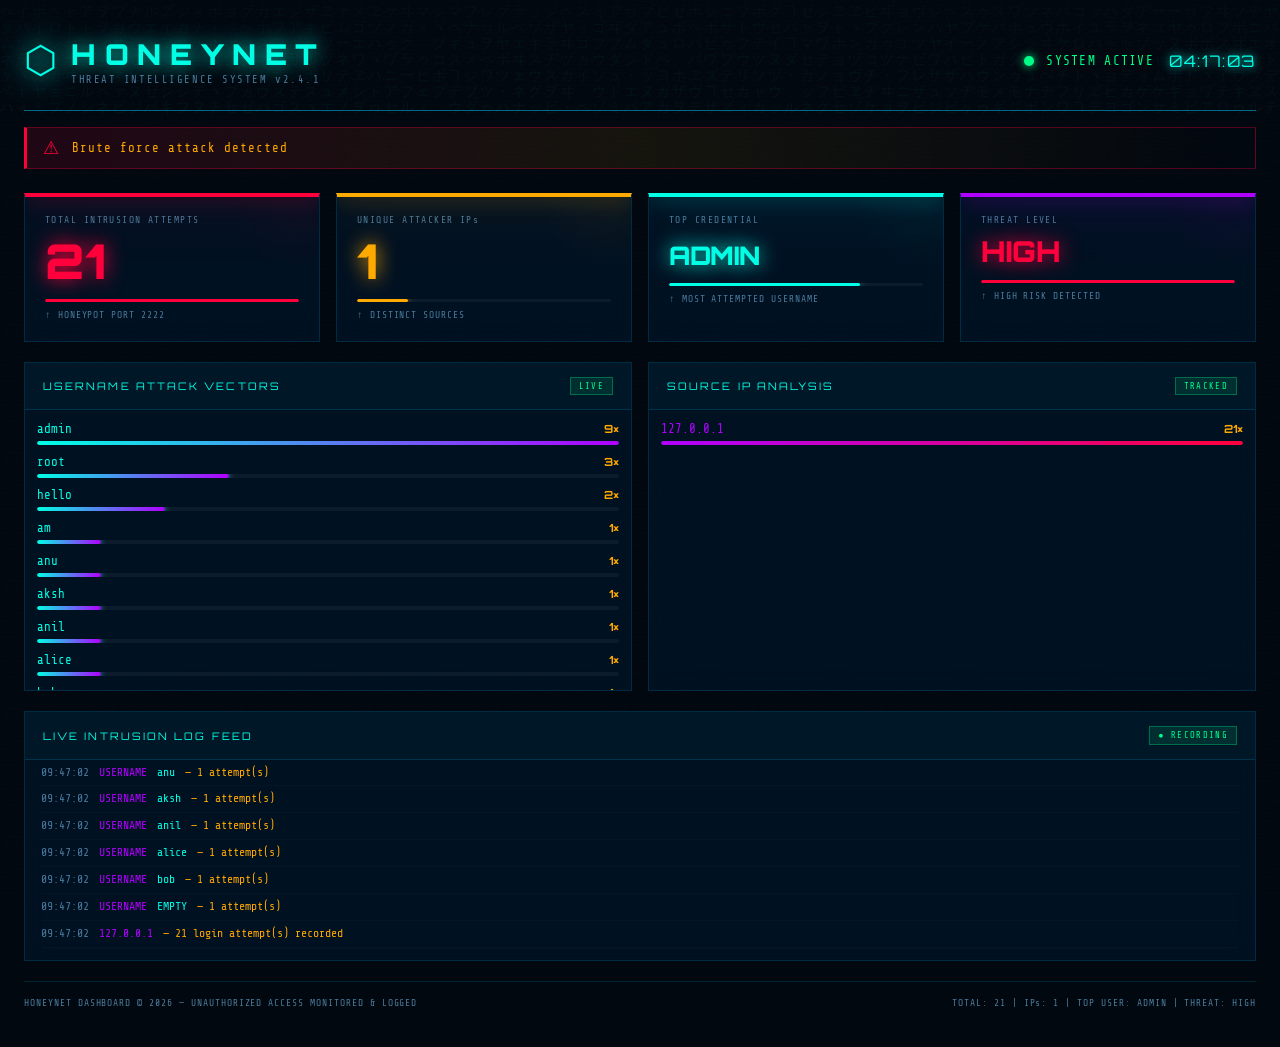
<file: docs/index.html>
<!DOCTYPE html>
<html lang="en">
<head>
    <meta charset="UTF-8">
    <meta name="viewport" content="width=device-width, initial-scale=1.0">
    <title>HoneyNet — Threat Intelligence Dashboard</title>
    <link rel="preconnect" href="https://fonts.googleapis.com">
    <link href="https://fonts.googleapis.com/css2?family=Share+Tech+Mono&family=Orbitron:wght@400;700;900&family=Rajdhani:wght@300;400;600&display=swap" rel="stylesheet">
    <link rel="stylesheet" href="style.css">
</head>
<body>

<canvas id="matrix"></canvas>

<div class="scanline"></div>
<div class="noise"></div>

<div class="shell">

    <!-- HEADER -->
    <header>
        <div class="logo">
            <span class="logo-icon">⬡</span>
            <div class="logo-text">
                <span class="logo-title">HONEYNET</span>
                <span class="logo-sub">THREAT INTELLIGENCE SYSTEM v2.4.1</span>
            </div>
        </div>
        <div class="header-right">
            <div class="status-dot"></div>
            <span class="status-label">SYSTEM ACTIVE</span>
            <div class="clock" id="clock">--:--:--</div>
        </div>
    </header>

    <!-- ALERT BANNER -->
    <div class="alert-banner" id="alertBanner">
        <span class="alert-icon">⚠</span>
        <span class="alert-text" id="alertText">INITIALIZING THREAT ANALYSIS ENGINE...</span>
    </div>

    <!-- TOP STATS ROW -->
    <div class="stats-row">
        <div class="stat-card" style="--accent:#ff003c">
            <div class="stat-label">TOTAL INTRUSION ATTEMPTS</div>
            <div class="stat-value" id="total">
                <span class="counter" data-target="0">0</span>
            </div>
            <div class="stat-bar"><div class="stat-bar-fill" style="width:0%" id="bar-total"></div></div>
            <div class="stat-meta">↑ HONEYPOT PORT 2222</div>
        </div>
        <div class="stat-card" style="--accent:#ffaa00">
            <div class="stat-label">UNIQUE ATTACKER IPs</div>
            <div class="stat-value" id="uniqueIps">
                <span class="counter" data-target="0">0</span>
            </div>
            <div class="stat-bar"><div class="stat-bar-fill" style="width:0%" id="bar-ips"></div></div>
            <div class="stat-meta">↑ DISTINCT SOURCES</div>
        </div>
        <div class="stat-card" style="--accent:#00ffe5">
            <div class="stat-label">TOP CREDENTIAL</div>
            <div class="stat-value sm" id="topUser">—</div>
            <div class="stat-bar"><div class="stat-bar-fill" style="width:0%" id="bar-user"></div></div>
            <div class="stat-meta">↑ MOST ATTEMPTED USERNAME</div>
        </div>
        <div class="stat-card" style="--accent:#b000ff">
            <div class="stat-label">THREAT LEVEL</div>
            <div class="stat-value threat" id="threatLevel">—</div>
            <div class="stat-bar"><div class="stat-bar-fill" style="width:0%" id="bar-threat"></div></div>
            <div class="stat-meta" id="threatMeta">↑ RISK ASSESSMENT</div>
        </div>
    </div>

    <!-- MIDDLE ROW -->
    <div class="mid-row">

        <!-- USERNAME BREAKDOWN -->
        <div class="panel" id="usernamePanel">
            <div class="panel-header">
                <span class="panel-title">USERNAME ATTACK VECTORS</span>
                <span class="panel-badge">LIVE</span>
            </div>
            <div class="username-list" id="userList"></div>
        </div>

        <!-- IP BREAKDOWN -->
        <div class="panel" id="ipPanel">
            <div class="panel-header">
                <span class="panel-title">SOURCE IP ANALYSIS</span>
                <span class="panel-badge">TRACKED</span>
            </div>
            <div class="username-list" id="ipList"></div>
        </div>

    </div>

    <!-- LOG FEED -->
    <div class="panel log-panel">
        <div class="panel-header">
            <span class="panel-title">LIVE INTRUSION LOG FEED</span>
            <span class="panel-badge blink">● RECORDING</span>
        </div>
        <div class="log-feed" id="logFeed">
            <div class="log-line init">> SYSTEM BOOT — THREAT MONITOR ONLINE</div>
            <div class="log-line init">> LOADING ATTACK DATABASE...</div>
        </div>
    </div>

    <footer>
        <span>HONEYNET DASHBOARD © 2026 — UNAUTHORIZED ACCESS MONITORED & LOGGED</span>
        <span id="footerStats">AWAITING DATA...</span>
    </footer>

</div>

<script src="script.js"></script>
</body>
</html>
</file>
<file: docs/style.css>
:root {
    --bg: #020810;
    --bg2: #040d18;
    --panel: rgba(0, 20, 40, 0.75);
    --border: rgba(0, 200, 255, 0.15);
    --border-bright: rgba(0, 200, 255, 0.5);
    --cyan: #00ffe5;
    --red: #ff003c;
    --amber: #ffaa00;
    --purple: #b000ff;
    --text: #c8e8ff;
    --text-dim: #4a7a9b;
    --font-mono: 'Share Tech Mono', monospace;
    --font-display: 'Orbitron', sans-serif;
    --font-body: 'Rajdhani', sans-serif;
}

*, *::before, *::after { box-sizing: border-box; margin: 0; padding: 0; }

html { scroll-behavior: smooth; }

body {
    background: var(--bg);
    color: var(--text);
    font-family: var(--font-body);
    min-height: 100vh;
    overflow-x: hidden;
    position: relative;
}

/* MATRIX CANVAS */
#matrix {
    position: fixed;
    top: 0; left: 0;
    width: 100%; height: 100%;
    opacity: 0.04;
    pointer-events: none;
    z-index: 0;
}

/* SCANLINE OVERLAY */
.scanline {
    position: fixed;
    top: 0; left: 0;
    width: 100%; height: 100%;
    background: repeating-linear-gradient(
        to bottom,
        transparent 0px,
        transparent 3px,
        rgba(0,0,0,0.08) 3px,
        rgba(0,0,0,0.08) 4px
    );
    pointer-events: none;
    z-index: 1;
}

/* NOISE TEXTURE */
.noise {
    position: fixed;
    top: 0; left: 0;
    width: 100%; height: 100%;
    opacity: 0.025;
    pointer-events: none;
    z-index: 1;
    background-image: url("data:image/svg+xml,%3Csvg viewBox='0 0 256 256' xmlns='http://www.w3.org/2000/svg'%3E%3Cfilter id='noise'%3E%3CfeTurbulence type='fractalNoise' baseFrequency='0.9' numOctaves='4' stitchTiles='stitch'/%3E%3C/filter%3E%3Crect width='100%25' height='100%25' filter='url(%23noise)'/%3E%3C/svg%3E");
    background-size: 128px;
}

.shell {
    position: relative;
    z-index: 2;
    max-width: 1400px;
    margin: 0 auto;
    padding: 20px 24px 40px;
}

/* ─── HEADER ─── */
header {
    display: flex;
    justify-content: space-between;
    align-items: center;
    padding: 16px 0 24px;
    border-bottom: 1px solid var(--border-bright);
    margin-bottom: 16px;
    animation: fadeDown 0.6s ease both;
}

.logo { display: flex; align-items: center; gap: 14px; }

.logo-icon {
    font-size: 2.4rem;
    color: var(--cyan);
    text-shadow: 0 0 20px var(--cyan), 0 0 40px var(--cyan);
    animation: pulse 2s ease-in-out infinite;
}

.logo-text { display: flex; flex-direction: column; }
.logo-title {
    font-family: var(--font-display);
    font-size: 1.8rem;
    font-weight: 900;
    letter-spacing: 0.3em;
    color: var(--cyan);
    text-shadow: 0 0 20px var(--cyan);
}
.logo-sub {
    font-family: var(--font-mono);
    font-size: 0.65rem;
    color: var(--text-dim);
    letter-spacing: 0.15em;
    margin-top: 2px;
}

.header-right {
    display: flex;
    align-items: center;
    gap: 12px;
    font-family: var(--font-mono);
    font-size: 0.8rem;
    color: var(--text-dim);
}

.status-dot {
    width: 10px; height: 10px;
    border-radius: 50%;
    background: #00ff88;
    box-shadow: 0 0 10px #00ff88;
    animation: blink 1.5s step-end infinite;
}

.status-label { color: #00ff88; letter-spacing: 0.1em; }

.clock {
    font-family: var(--font-display);
    font-size: 1rem;
    color: var(--cyan);
    text-shadow: 0 0 10px var(--cyan);
    letter-spacing: 0.1em;
    min-width: 90px;
    text-align: right;
}

/* ─── ALERT BANNER ─── */
.alert-banner {
    background: linear-gradient(90deg, rgba(255,0,60,0.12), rgba(255,170,0,0.08), transparent);
    border: 1px solid rgba(255,0,60,0.3);
    border-left: 3px solid var(--red);
    padding: 10px 16px;
    margin-bottom: 24px;
    display: flex;
    align-items: center;
    gap: 12px;
    font-family: var(--font-mono);
    font-size: 0.78rem;
    letter-spacing: 0.08em;
    animation: fadeDown 0.6s 0.1s ease both;
    overflow: hidden;
}

.alert-icon { color: var(--red); font-size: 1.1rem; flex-shrink: 0; }
.alert-text { color: var(--amber); }

/* ─── STAT CARDS ─── */
.stats-row {
    display: grid;
    grid-template-columns: repeat(4, 1fr);
    gap: 16px;
    margin-bottom: 20px;
}

.stat-card {
    background: var(--panel);
    border: 1px solid var(--border);
    border-top: 2px solid var(--accent, var(--cyan));
    padding: 20px;
    position: relative;
    overflow: hidden;
    backdrop-filter: blur(12px);
    animation: fadeUp 0.6s ease both;
    transition: border-color 0.3s, box-shadow 0.3s;
}

.stat-card::before {
    content: '';
    position: absolute;
    top: 0; left: 0; right: 0;
    height: 2px;
    background: var(--accent, var(--cyan));
    box-shadow: 0 0 20px var(--accent, var(--cyan)), 0 0 60px var(--accent, var(--cyan));
}

.stat-card::after {
    content: '';
    position: absolute;
    top: -50%; right: -20%;
    width: 150px; height: 150px;
    background: radial-gradient(circle, var(--accent, var(--cyan)) 0%, transparent 70%);
    opacity: 0.04;
    pointer-events: none;
}

.stat-card:hover {
    border-color: var(--accent, var(--cyan));
    box-shadow: 0 0 30px rgba(0,200,255,0.1), inset 0 0 30px rgba(0,200,255,0.03);
}

.stat-label {
    font-family: var(--font-mono);
    font-size: 0.6rem;
    letter-spacing: 0.15em;
    color: var(--text-dim);
    margin-bottom: 12px;
}

.stat-value {
    font-family: var(--font-display);
    font-size: 3rem;
    font-weight: 900;
    color: var(--accent, var(--cyan));
    text-shadow: 0 0 20px var(--accent, var(--cyan));
    line-height: 1;
    margin-bottom: 14px;
}

.stat-value.sm { font-size: 1.6rem; padding-top: 6px; }
.stat-value.threat { font-size: 1.8rem; }

.stat-bar {
    height: 3px;
    background: rgba(255,255,255,0.05);
    border-radius: 2px;
    margin-bottom: 8px;
    overflow: hidden;
}

.stat-bar-fill {
    height: 100%;
    background: var(--accent, var(--cyan));
    box-shadow: 0 0 8px var(--accent, var(--cyan));
    transition: width 1.5s cubic-bezier(0.4,0,0.2,1);
    border-radius: 2px;
}

.stat-meta {
    font-family: var(--font-mono);
    font-size: 0.6rem;
    color: var(--text-dim);
    letter-spacing: 0.1em;
}

/* ─── MID ROW ─── */
.mid-row {
    display: grid;
    grid-template-columns: 1fr 1fr;
    gap: 16px;
    margin-bottom: 20px;
}

/* ─── PANELS ─── */
.panel {
    background: var(--panel);
    border: 1px solid var(--border);
    backdrop-filter: blur(12px);
    overflow: hidden;
    animation: fadeUp 0.6s 0.2s ease both;
}

.panel-header {
    display: flex;
    justify-content: space-between;
    align-items: center;
    padding: 14px 18px;
    border-bottom: 1px solid var(--border);
    background: rgba(0,200,255,0.03);
}

.panel-title {
    font-family: var(--font-display);
    font-size: 0.65rem;
    letter-spacing: 0.2em;
    color: var(--cyan);
}

.panel-badge {
    font-family: var(--font-mono);
    font-size: 0.55rem;
    letter-spacing: 0.15em;
    color: #00ff88;
    background: rgba(0,255,136,0.1);
    border: 1px solid rgba(0,255,136,0.3);
    padding: 3px 8px;
}

.panel-badge.blink { animation: blink 1s step-end infinite; }

/* ─── USERNAME LIST ─── */
.username-list {
    padding: 12px;
    max-height: 280px;
    overflow-y: auto;
}

.username-list::-webkit-scrollbar { width: 4px; }
.username-list::-webkit-scrollbar-track { background: transparent; }
.username-list::-webkit-scrollbar-thumb { background: var(--border-bright); }

.user-entry {
    margin-bottom: 10px;
    animation: fadeIn 0.4s ease both;
}

.user-entry-header {
    display: flex;
    justify-content: space-between;
    align-items: center;
    margin-bottom: 5px;
}

.user-name {
    font-family: var(--font-mono);
    font-size: 0.78rem;
    color: var(--cyan);
}

.user-count {
    font-family: var(--font-display);
    font-size: 0.7rem;
    color: var(--amber);
    font-weight: 700;
}

.user-bar-bg {
    height: 4px;
    background: rgba(255,255,255,0.05);
    border-radius: 2px;
    overflow: hidden;
}

.user-bar-fill {
    height: 100%;
    background: linear-gradient(90deg, var(--cyan), var(--purple));
    box-shadow: 0 0 6px var(--cyan);
    border-radius: 2px;
    transition: width 1.2s cubic-bezier(0.4,0,0.2,1);
    width: 0%;
}



/* ─── LOG FEED ─── */
.log-panel { margin-bottom: 20px; }

.log-feed {
    padding: 12px 16px;
    max-height: 200px;
    overflow-y: auto;
    font-family: var(--font-mono);
    font-size: 0.72rem;
    line-height: 1.9;
}

.log-feed::-webkit-scrollbar { width: 4px; }
.log-feed::-webkit-scrollbar-thumb { background: var(--border-bright); }

.log-line {
    color: var(--text-dim);
    animation: fadeIn 0.3s ease both;
    border-bottom: 1px solid rgba(255,255,255,0.02);
    padding: 2px 0;
}

.log-line.init { color: #00ff88; }
.log-line.warn { color: var(--amber); }
.log-line.danger { color: var(--red); }
.log-line .ts { color: var(--text-dim); margin-right: 10px; }
.log-line .ip { color: var(--purple); margin-right: 10px; }
.log-line .user { color: var(--cyan); margin-right: 10px; }
.log-line .hash { color: #3a6080; font-size: 0.62rem; }

/* ─── FOOTER ─── */
footer {
    display: flex;
    justify-content: space-between;
    font-family: var(--font-mono);
    font-size: 0.6rem;
    color: var(--text-dim);
    letter-spacing: 0.1em;
    border-top: 1px solid var(--border);
    padding-top: 16px;
}

/* ─── ANIMATIONS ─── */
@keyframes fadeDown {
    from { opacity: 0; transform: translateY(-12px); }
    to   { opacity: 1; transform: translateY(0); }
}

@keyframes fadeUp {
    from { opacity: 0; transform: translateY(16px); }
    to   { opacity: 1; transform: translateY(0); }
}

@keyframes fadeIn {
    from { opacity: 0; }
    to   { opacity: 1; }
}

@keyframes pulse {
    0%, 100% { text-shadow: 0 0 20px var(--cyan), 0 0 40px var(--cyan); }
    50%       { text-shadow: 0 0 40px var(--cyan), 0 0 80px var(--cyan), 0 0 120px var(--cyan); }
}

@keyframes blink {
    0%, 100% { opacity: 1; }
    50%       { opacity: 0; }
}

@keyframes counterUp {
    from { opacity: 0; transform: translateY(10px); }
    to   { opacity: 1; transform: translateY(0); }
}

/* ─── RESPONSIVE ─── */
@media (max-width: 1100px) {
    .stats-row { grid-template-columns: repeat(2, 1fr); }
    .mid-row   { grid-template-columns: 1fr 1fr; }
}

@media (max-width: 680px) {
    .stats-row { grid-template-columns: 1fr; }
    .mid-row   { grid-template-columns: 1fr; }
    .logo-title { font-size: 1.2rem; }
}
</file>
